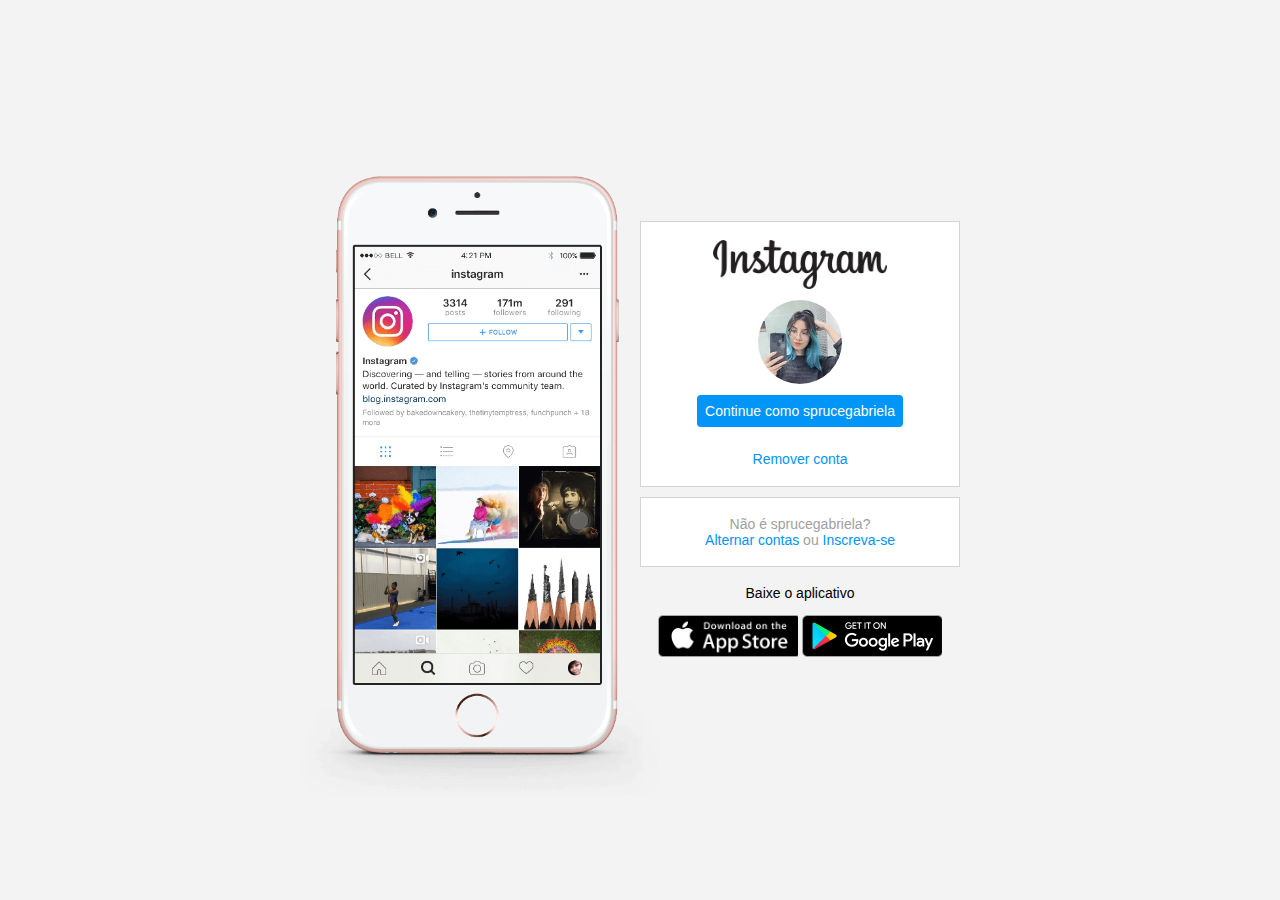
<file: index.html>
<!DOCTYPE html>
<html>
<head>
	<meta charset="utf-8">
	<meta name="viewport" content="width=device-width, initial-scale=1.0">
	<link rel="stylesheet" href="style.css">
	<title>Instagram</title>
</head>
<body>
	<div class="instagram-wrapper">
		<div class="instagram-phone">
			<img src="./img/instagram-celular.png" alt="
			celular">
		</div>
		<div class="instagram-continue">
			<div class="group">
				<img src="./img/instagram-logo.png" class="instagram-logo" alt="instagram-logo">
				<div class="profile-photo">
					<img src="./img/perfil-instagram.jpg" alt="foto do perfil">
				</div>
				<a href="#" class="instagram-login">Continue como sprucegabriela</a>
				<a href="./login.html" class="instagram-logout">Remover conta</a>
			</div>
			<div class="group">
				<p class="not-account">Não é sprucegabriela?</p>
				<p class="not-account">
					<span class="link-blue">Alternar contas</span>
					ou
					<span class="link-blue">Inscreva-se</span>
				</p>
			</div>
			<div class="get-the-app">
				<p class="get-app">Baixe o aplicativo</p>
				<div class="download">
					<a href="#" class="app-download"></a>
					<a href="#" class="app-download"></a>
				</div>
			</div>
		</div>
	</div>		

</body>
</html>
</file>
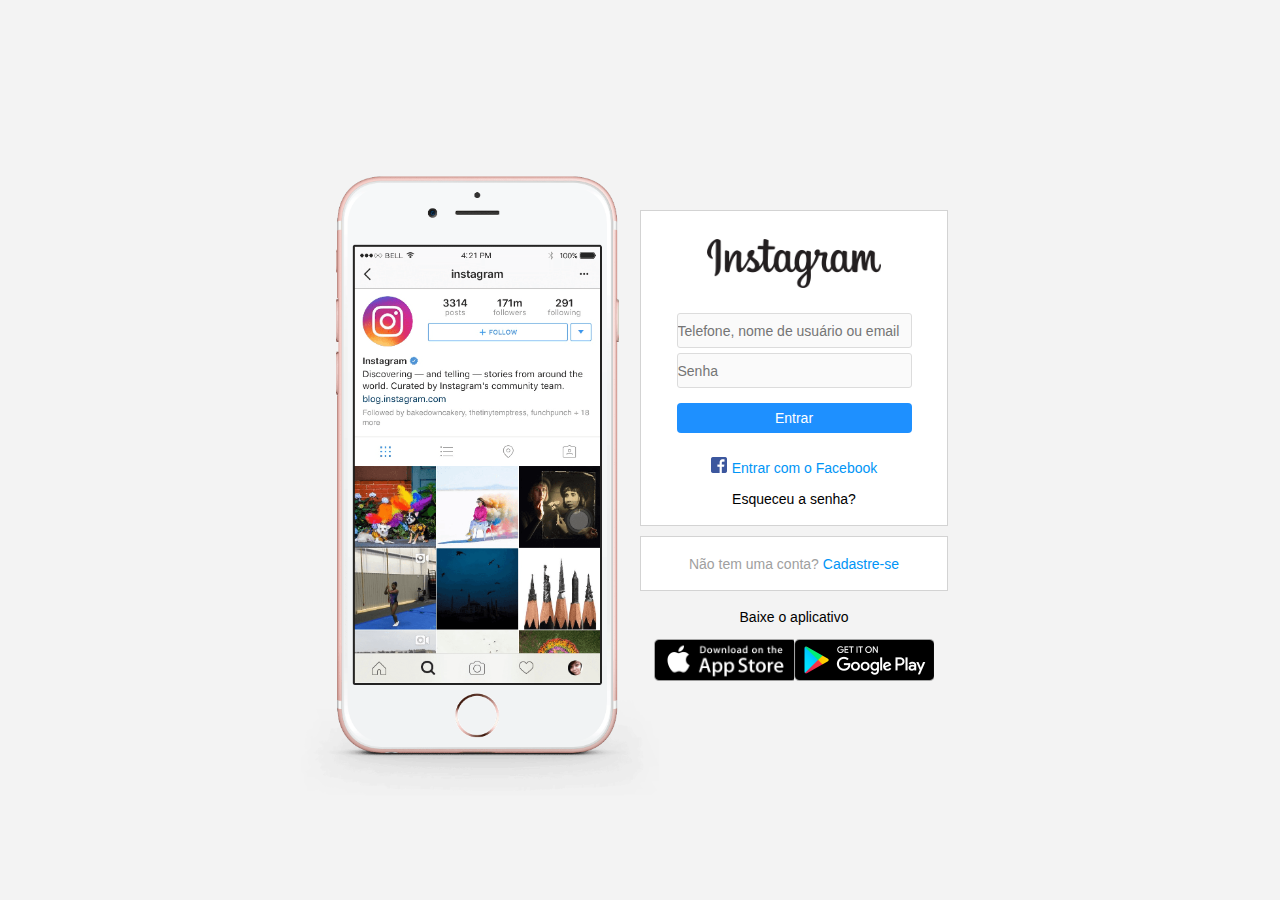
<file: login.html>
<!DOCTYPE html>
<html>
<head>
	<meta charset="utf-8">
	<meta name="viewport" content="width=device-width, initial-scale=1.0">
	<link rel="stylesheet" href="style.css">
	<title>Instagram</title>
</head>
<body>
	<div class="instagram-wrapper">
		<div class="instagram-phone">
			<img src="./img/instagram-celular.png" alt="
			celular">
		</div>
		<div class="instagram-tela-login">
			<div class="group">
				<img src="./img/instagram-logo.png" class="instagram-logo-login" alt="instagram-logo">
				<div class="input">
					<input type="text" name="username" placeholder="Telefone, nome de usuário ou email">
				</div>
				<div class="input">
					<input type="password" name="password" placeholder="Senha">
				</div>
				<button class="btnEntrar" type="submit">Entrar</button>
				
				<a href="https://www.facebook.com/login" class="instagram-logout"><img class="facebook-logo" src="./img/facebook-logo.png">Entrar com o Facebook</a>

				<a href="#" class="instagram-senha">Esqueceu a senha?</a>

			</div>

			<div class="group">
				
				<p class="not-account">
					<span>Não tem uma conta?</span>
					<span class="link-blue">Cadastre-se</span>
				</p>
			</div>
			<div class="get-the-app">
				<p class="get-app">Baixe o aplicativo</p>
				<div class="download">
					<a href="#" class="app-download"></a>
					<a href="#" class="app-download"></a>
				</div>
			</div>
		</div>
	</div>		

</body>
</html>
</file>
<file: style.css>
* {
	padding: 0;
	margin: 0;
	box-sizing: border-box;
	text-decoration: none;
	font-family: sans-serif;
	font-size: 14px;
}

body {
	width: 100%;
	min-height: 100vh;
	background-color: rgb(243, 243, 243);
	margin: 0;
	padding: 0;
	display: flex;
	justify-content: center;
}

.instagram-wrapper {
	display: flex;
	align-items: center;
	justify-content: start;
	width: 50%;
	height: 100vh;

}

.instagram-phone {
	display: flex;
	align-items: center;
	justify-content: center;
	width: 50%;
}

.instagram-phone img{
	height: 50rem;
}

.instagram-continue {
	display: flex;
	align-items: center;/*horizontal*/
	justify-content: space-around; /*vertical*/
	flex-direction: column;
	width: 50%;
	min-height: 34rem;
}

.group {
	display: flex;
	justify-content: space-between;
	align-items: center;
	flex-direction: column;
	background-color: #ffffff;
	width: 100%;
	padding: 1.3rem 0;
	border: 1px solid lightgray;
	margin-top: 10px;
}

.group:nth-child(1) {
	min-height: 19rem;
}

.instagram-logo {
	height: 3.5rem;
	/*margin-top: 10px;
	margin-bottom: 25px;*/
}

.profile-photo {
	display: flex;
	justify-content: center;
	align-items: center;
	border-radius: 50%;
	overflow: hidden;
}

.profile-photo img{
	height: 6rem;
}

.instagram-login {
	background-color: #0095f6;
	color: #ffffff;
	padding: 8px;
	border-radius: 4px;
}

.instagram-logout {
	color: #0095f6;
	margin-top: 1rem;
}

.not-account {
	color: rgb(160, 160, 160);
}

.link-blue {
	color: #0095f6; 
}

.get-the-app {
	display: flex;
	flex-direction: column;
	align-items: center;
	justify-content: center;
	width: 100%;
	padding: 1.3rem 0;
}

.download {
	display: flex;
	width: 100%;
	justify-content: space-evenly;
	align-items: center;
	padding: 1rem;
}

.app-download {
	height: 3rem;
	width: 10rem;
	background-size: cover;
}

.app-download:nth-child(1){
	background-image: url(./img/apple-button.png);
}

.app-download:nth-child(2){
	background-image: url(./img/googleplay-button.png)
}

/*Tela de Login*/
.instagram-tela-login {
	height: 500px;
}

.instagram-logo-login {
	height: 3.5rem;
	margin-top: 10px;
	margin-bottom: 25px;
}

.input input {
	width: 235px;
	height: 35px;
	border: 1px solid #DCDCDC;
	border-radius: 3px;
	background: #FAFAFA;
	margin-bottom: 5px;
}

.btnEntrar {
	color: white;
	background-color: #1E90FF;
	text-align: center;
	width: 235px;
	height: 30px;
	margin-top: 10px;
	margin-bottom: 10px;
    border: none;
	border-radius: 4px;
}

.facebook-logo {
	width: 16px;
	height: 16px;
	margin-right: 5px;
}

.instagram-senha {
	color: black;
	margin-top: 15px;
}


/* media queries*/

@media (max-width: 1024px) {
	.instagram-wrapper{
		width: 90%;
	}
}

@media (max-width: 650px) {
	body{
		background-color: #ffffff;
	}

	.instagram-wrapper{
		width: 90%;
	}

	.instagram-phone{
		display: none;
	}

	.instagram-continue{
		width: 100%;
	}

	.instagram-tela-login{
		width: 100%;
	}

	.group{
		border: 1px solid transparent;
	}
}
</file>
